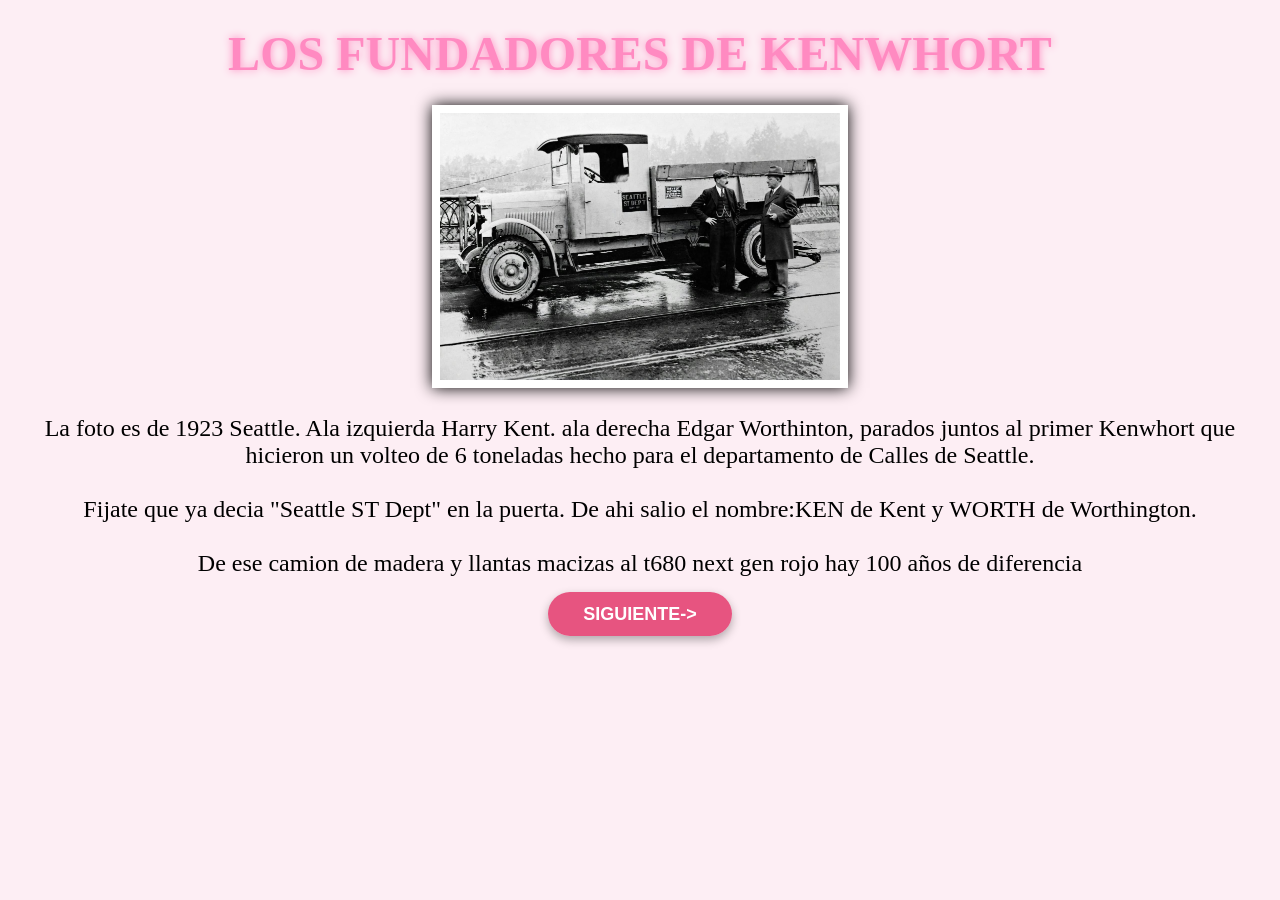
<file: INDEX.HTML>
<html>
<head>
<title>fundadores de kenwhort</title>
</head>

<body>
<body bgcolor="fdeef4">
<center>
<br><b><font size="8" style="color:#ff8ac1;text-shadow:0 0 8px #ff8ac1;">LOS FUNDADORES DE KENWHORT</br></b></font>

<font size="5">
<p align="justify">
<center><img src="fundadores.jpg" width="400" style="border: 8px solid white; box-shadow:0 0 15px black;"></center>
<BR> La foto es de 1923 Seattle. Ala izquierda Harry Kent. ala derecha Edgar Worthinton, parados juntos al primer Kenwhort que hicieron un volteo de 6 toneladas hecho para el departamento de Calles de Seattle.</br>
<br>Fijate que ya decia "Seattle ST Dept" en la puerta. De ahi salio el nombre:KEN de Kent y WORTH de Worthington.</BR>
<br>De ese camion de madera y llantas macizas al t680 next gen rojo hay 100 años de diferencia</br>
<center>
<br>
<a href="next gen.html" style="background: #e75480;
color:white;
padding: 12px 35px;
text-decoration: none;
border-radius: 30px;
font-weight: bold;
font-family: Arial;
font-size: 18px;
box-shadow: 0 4px 10px rgba(0,0,0,0.3);">
SIGUIENTE-></a>
<BR></BR>
</center>
</center>
</body>
</html>
</file>
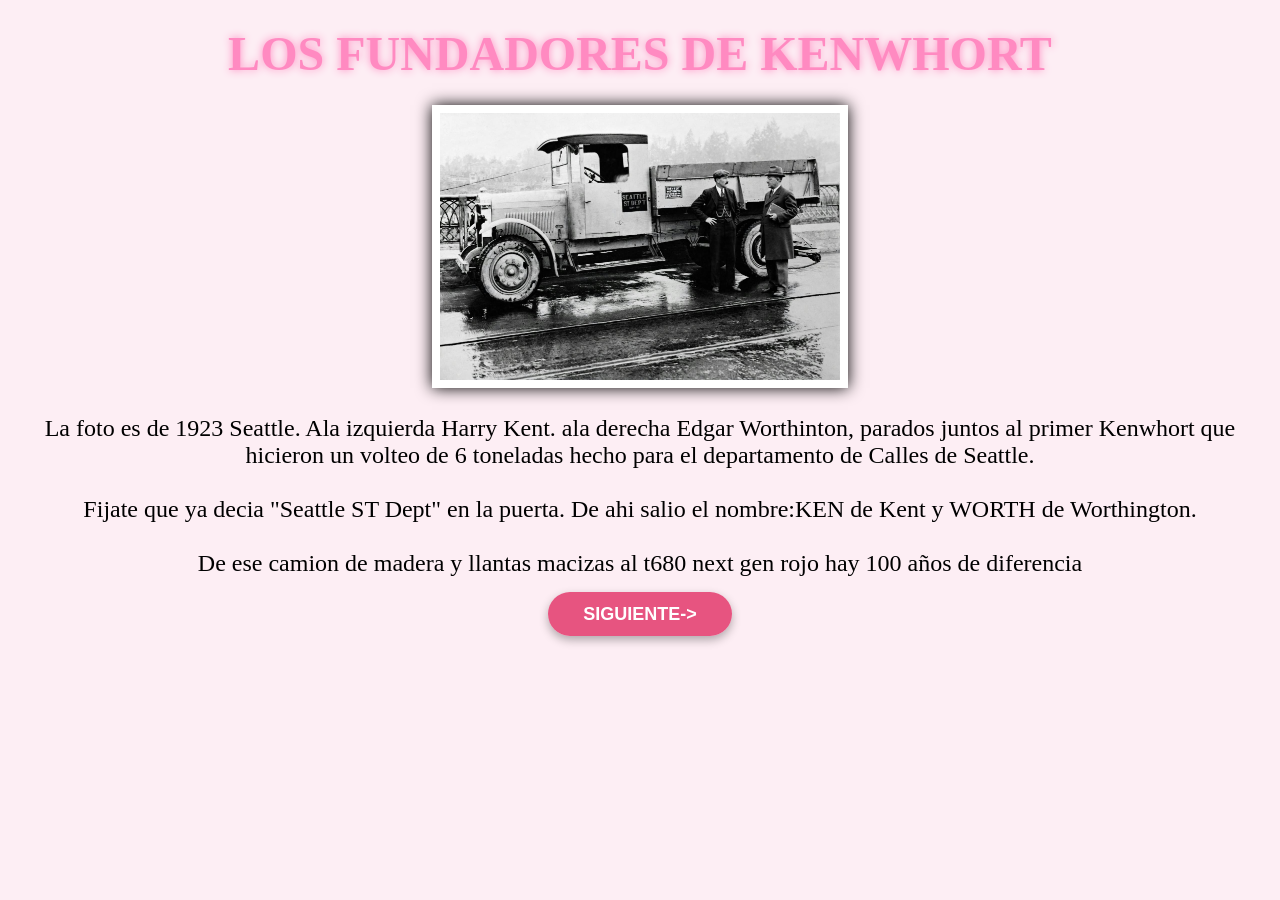
<file: index.html>
<html>
<head>
<title>fundadores de kenwhort</title>
</head>

<body>
<body bgcolor="fdeef4">
<center>
<br><b><font size="8" style="color:#ff8ac1;text-shadow:0 0 8px #ff8ac1;">LOS FUNDADORES DE KENWHORT</br></b></font>

<font size="5">
<p align="justify">
<center><img src="fundadores.jpg" width="400" style="border: 8px solid white; box-shadow:0 0 15px black;"></center>
<BR> La foto es de 1923 Seattle. Ala izquierda Harry Kent. ala derecha Edgar Worthinton, parados juntos al primer Kenwhort que hicieron un volteo de 6 toneladas hecho para el departamento de Calles de Seattle.</br>
<br>Fijate que ya decia "Seattle ST Dept" en la puerta. De ahi salio el nombre:KEN de Kent y WORTH de Worthington.</BR>
<br>De ese camion de madera y llantas macizas al t680 next gen rojo hay 100 años de diferencia</br>
<center>
<br>
<a href="next gen.html" style="background: #e75480;
color:white;
padding: 12px 35px;
text-decoration: none;
border-radius: 30px;
font-weight: bold;
font-family: Arial;
font-size: 18px;
box-shadow: 0 4px 10px rgba(0,0,0,0.3);">
SIGUIENTE-></a>
<BR></BR>
</center>
</center>
</body>
</html>
</file>
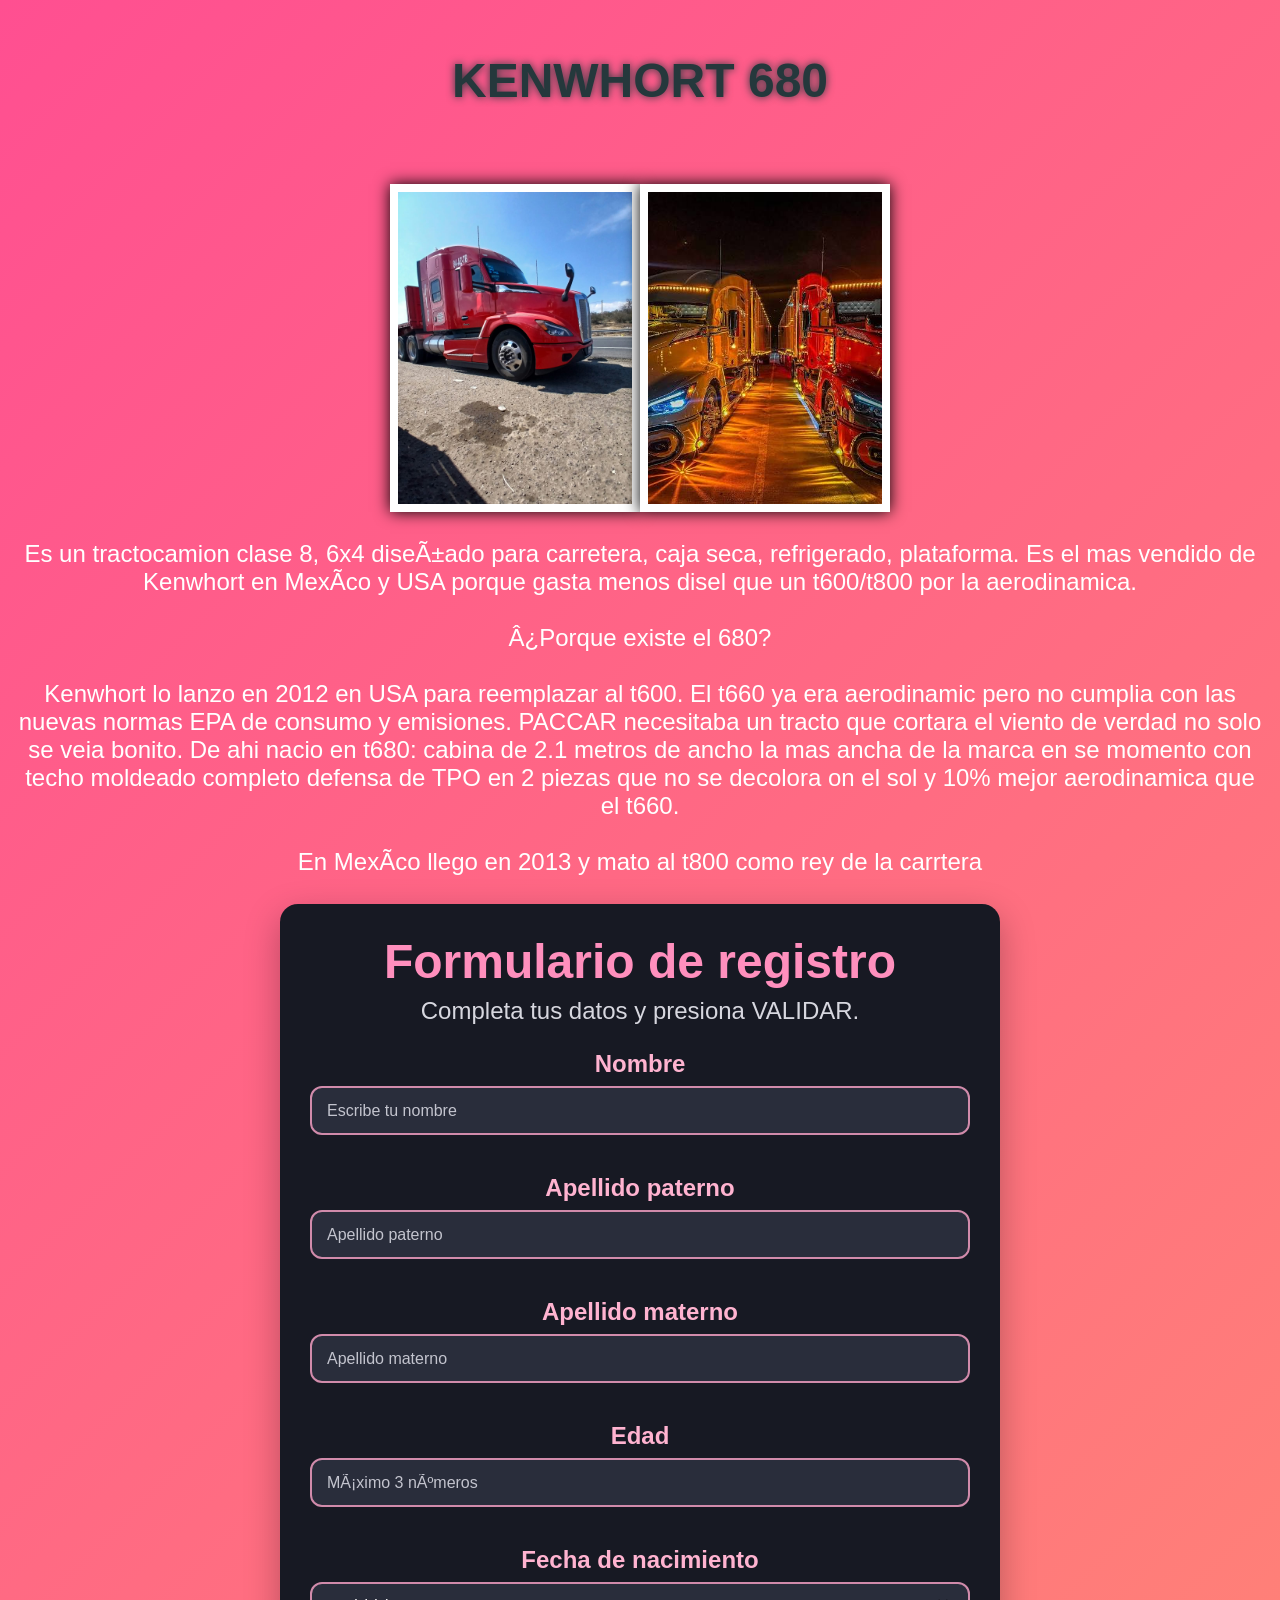
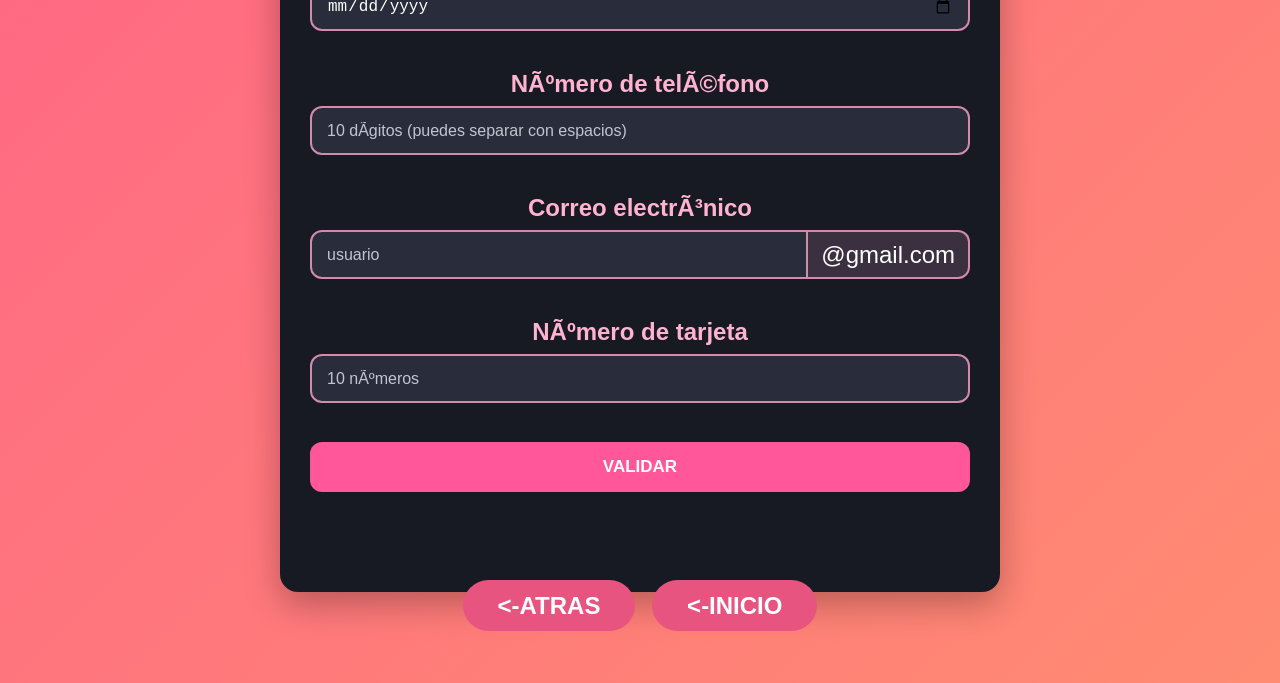
<file: 680.HTML>
<html>
<head>
<title>KENWHORT 680</title>
</head>

<body>
<body bgcolor="addce3">
<center>
<br><b><font size="8" style="color:#25383c;text-shadow:0 0 8px #25383c;">KENWHORT 680</br></b></font>

<font size="5">
<p align="justify">
<br><center><img src="680.jpg"  width="250" style="border: 8px solid white; box-shadow:0 0 15px black;"><img src="680KM.jpg" width="250" style="border: 8px solid white; box-shadow:0 0 15px black;"></br>

<br>Es un tractocamion clase 8, 6x4 diseñado para carretera, caja seca, refrigerado, plataforma. Es el mas vendido de Kenwhort en Mexíco y USA porque gasta menos disel que un t600/t800 por la aerodinamica.</br>
<br>¿Porque existe el 680?</br>
<br>Kenwhort lo lanzo en 2012 en USA para reemplazar al t600. El t660 ya era aerodinamic pero no cumplia con las nuevas normas EPA de consumo y emisiones. PACCAR necesitaba un tracto que  cortara el viento de verdad no solo se veia bonito. De ahi nacio en t680: cabina de 2.1 metros de ancho la mas ancha de la marca en se momento con techo moldeado completo defensa de TPO en 2 piezas que no se decolora on el sol y 10% mejor aerodinamica que el t660.</br>
<BR>En Mexíco llego en 2013 y mato al t800 como rey de la carrtera</BR>
<center><br>
<!DOCTYPE html>
<html lang="es">
<head>
  <meta charset="UTF-8">
  <meta name="viewport" content="width=device-width, initial-scale=1.0">
  <title>Formulario de registro</title>
  <link rel="stylesheet" href="estilos.css">
</head>
<body>
  <main class="contenedor">
    <h1>Formulario de registro</h1>
    <p class="intro">Completa tus datos y presiona VALIDAR.</p>

    <form id="formulario" novalidate>
      <div class="campo">
        <label for="nombre">Nombre</label>
        <input id="nombre" name="nombre" type="text" maxlength="100"
               placeholder="Escribe tu nombre" autocomplete="given-name">
        <small class="error"></small>
      </div>

      <div class="campo">
        <label for="paterno">Apellido paterno</label>
        <input id="paterno" name="paterno" type="text" maxlength="100"
               placeholder="Apellido paterno" autocomplete="family-name">
        <small class="error"></small>
      </div>

      <div class="campo">
        <label for="materno">Apellido materno</label>
        <input id="materno" name="materno" type="text" maxlength="100"
               placeholder="Apellido materno">
        <small class="error"></small>
      </div>

      <div class="campo">
        <label for="edad">Edad</label>
        <input id="edad" name="edad" type="text" inputmode="numeric"
               maxlength="3" placeholder="Máximo 3 números">
        <small class="error"></small>
      </div>

      <div class="campo">
        <label for="fecha">Fecha de nacimiento</label>
        <input id="fecha" name="fecha" type="date">
        <small class="error"></small>
      </div>

      <div class="campo">
        <label for="telefono">Número de teléfono</label>
        <input id="telefono" name="telefono" type="text" inputmode="numeric"
               placeholder="10 dígitos (puedes separar con espacios)" maxlength="12">
        <small class="error"></small>
      </div>

      <div class="campo">
        <label for="correo">Correo electrónico</label>
        <div class="correo-fijo">
          <input id="correo" name="correo" type="text"
                 placeholder="usuario" autocomplete="email" maxlength="64">
          <span>@gmail.com</span>
        </div>
        <small class="error"></small>
      </div>

      <div class="campo">
        <label for="tarjeta">Número de tarjeta</label>
        <input id="tarjeta" name="tarjeta" type="text" inputmode="numeric"
               maxlength="10" placeholder="10 números">
        <small class="error"></small>
      </div>

      <button type="submit">VALIDAR</button>
      <p id="resultado" role="status" aria-live="polite"></p>
    </form>
  </main>
  <script src="validacion.js"></script>
</body>
</html>

<a href="next gen.html" style="background: #e75480; color:white; padding: 12px 35px; text-decoration: none; border-radius: 30px; font-weight: bold; font-family: Arial;"><-ATRAS</a>
<a href="index.html" style="background: #e75480; color:white; padding: 12px 35px; text-decoration: none; border-radius: 30px; font-weight: bold; font-family: Arial; margin-left: 10px;"><-INICIO</a></BR>

</center>
</br>
</center>
</font>
</body>
</html>
</file>
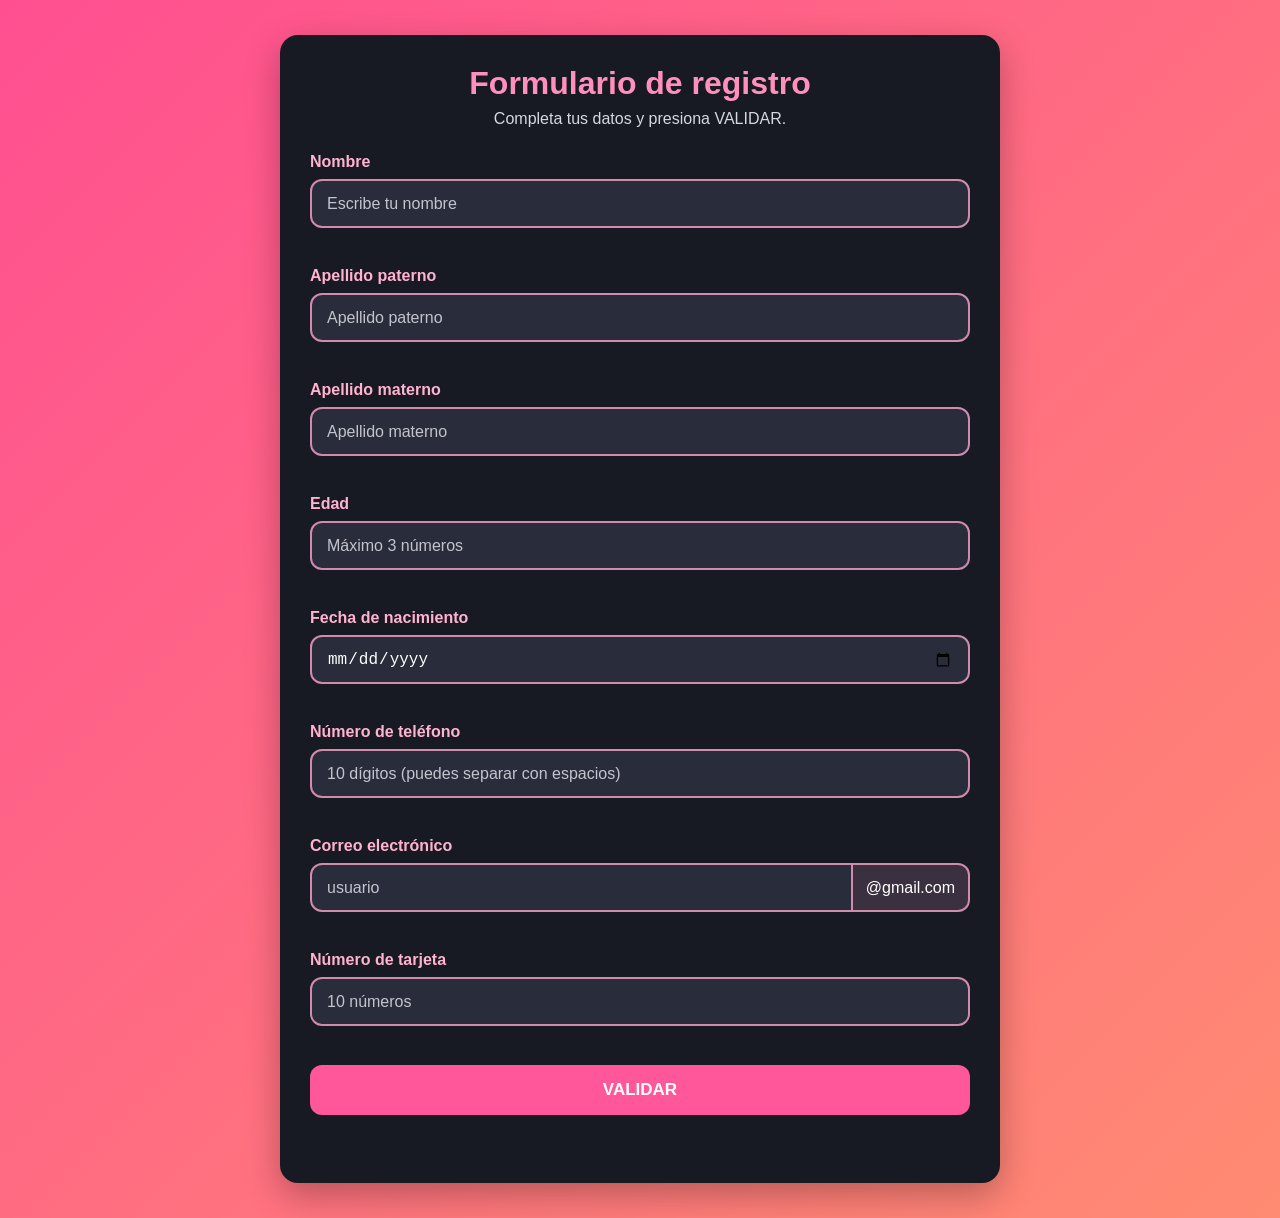
<file: formulario.HTML>
<!DOCTYPE html>
<html lang="es">
<head>
  <meta charset="UTF-8">
  <meta name="viewport" content="width=device-width, initial-scale=1.0">
  <title>Formulario de registro</title>
  <link rel="stylesheet" href="estilos.css">
</head>
<body>
  <main class="contenedor">
    <h1>Formulario de registro</h1>
    <p class="intro">Completa tus datos y presiona VALIDAR.</p>

    <form id="formulario" novalidate>
      <div class="campo">
        <label for="nombre">Nombre</label>
        <input id="nombre" name="nombre" type="text" maxlength="100"
               placeholder="Escribe tu nombre" autocomplete="given-name">
        <small class="error"></small>
      </div>

      <div class="campo">
        <label for="paterno">Apellido paterno</label>
        <input id="paterno" name="paterno" type="text" maxlength="100"
               placeholder="Apellido paterno" autocomplete="family-name">
        <small class="error"></small>
      </div>

      <div class="campo">
        <label for="materno">Apellido materno</label>
        <input id="materno" name="materno" type="text" maxlength="100"
               placeholder="Apellido materno">
        <small class="error"></small>
      </div>

      <div class="campo">
        <label for="edad">Edad</label>
        <input id="edad" name="edad" type="text" inputmode="numeric"
               maxlength="3" placeholder="Máximo 3 números">
        <small class="error"></small>
      </div>

      <div class="campo">
        <label for="fecha">Fecha de nacimiento</label>
        <input id="fecha" name="fecha" type="date">
        <small class="error"></small>
      </div>

      <div class="campo">
        <label for="telefono">Número de teléfono</label>
        <input id="telefono" name="telefono" type="text" inputmode="numeric"
               placeholder="10 dígitos (puedes separar con espacios)" maxlength="12">
        <small class="error"></small>
      </div>

      <div class="campo">
        <label for="correo">Correo electrónico</label>
        <div class="correo-fijo">
          <input id="correo" name="correo" type="text"
                 placeholder="usuario" autocomplete="email" maxlength="64">
          <span>@gmail.com</span>
        </div>
        <small class="error"></small>
      </div>

      <div class="campo">
        <label for="tarjeta">Número de tarjeta</label>
        <input id="tarjeta" name="tarjeta" type="text" inputmode="numeric"
               maxlength="10" placeholder="10 números">
        <small class="error"></small>
      </div>

      <button type="submit">VALIDAR</button>
      <p id="resultado" role="status" aria-live="polite"></p>
    </form>
  </main>
  <script src="validacion.js"></script>
</body>
</html>
</file>
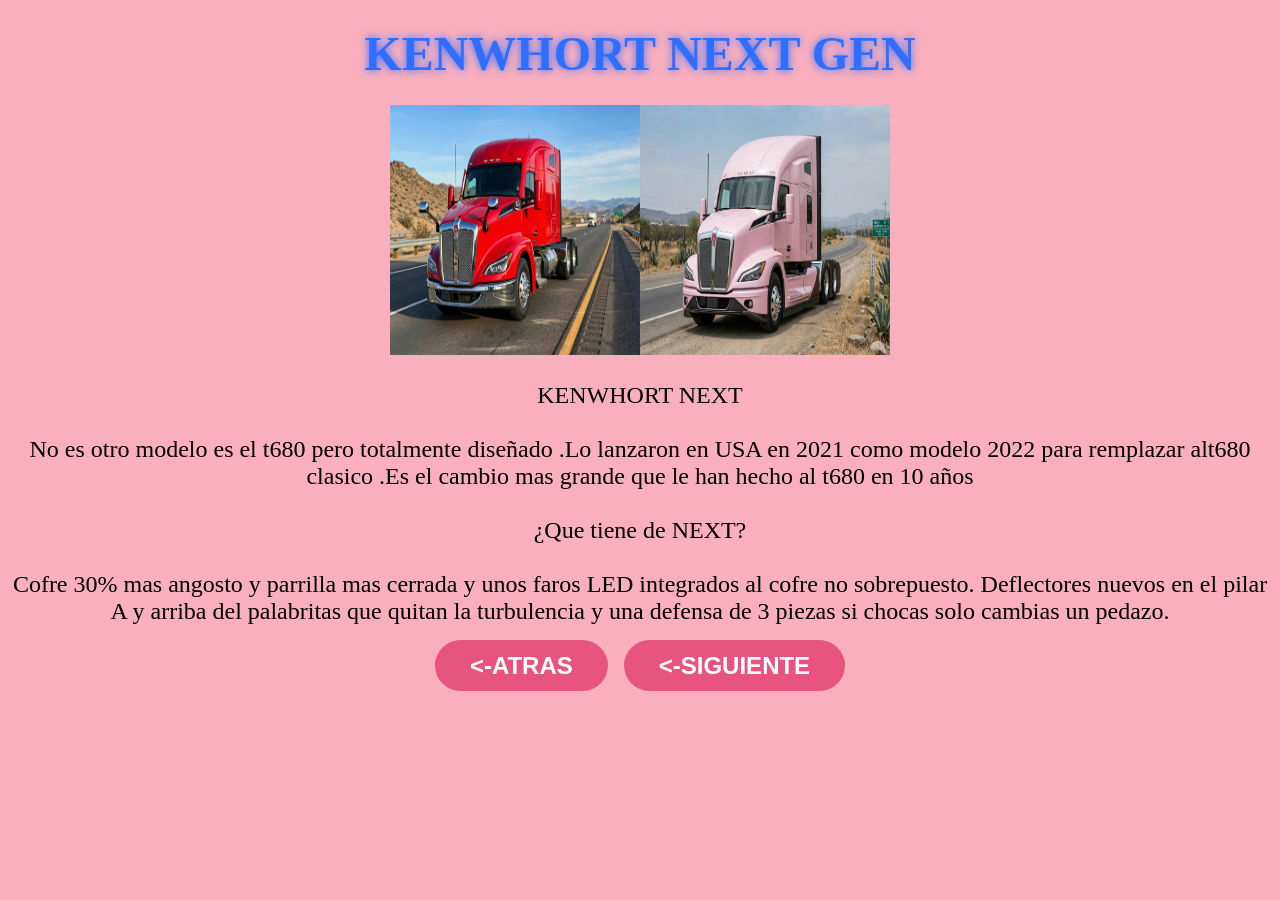
<file: kenwhort  next gen.HTML>
<html>
<head>
<title>kenwhort next gen</title>
</head>

<body>
<body bgcolor="faafbe">
<center>
<br><b><font size="8" style="color:#306eff;text-shadow:0 0 8px #306fff;">KENWHORT NEXT GEN</br></b></font>

<font size="5">
<p align="justify">
<center><img src="next.jpg" height="250" width="250"><img src="rosita.jpg" height="250" width="250"></center>
<BR><FON SIZE="5">KENWHORT NEXT</FON></BR> 
<br>No es otro modelo es el t680 pero totalmente diseñado .Lo lanzaron en USA en 2021 como modelo 2022 para remplazar alt680 clasico .Es el cambio mas grande que le han hecho al t680 en 10 años</br>
<br>¿Que tiene de NEXT?</br>
<br>Cofre 30% mas angosto y parrilla mas cerrada y unos faros LED integrados al cofre no sobrepuesto. Deflectores nuevos en el pilar A y arriba del palabritas que quitan la turbulencia y una defensa de 3 piezas si chocas solo cambias un pedazo.<br>
<center><BR>
<a href="index.html" style="background: #e75480; color:white; padding: 12px 35px; text-decoration: none; border-radius: 30px; font-weight: bold; font-family: Arial;"><-ATRAS</a>
<a href="680.html" style="background: #e75480; color:white; padding: 12px 35px; text-decoration: none; border-radius: 30px; font-weight: bold; font-family: Arial; margin-left: 10px;"><-SIGUIENTE</a></BR>


</center>
</font>
</body>
</html>
</file>
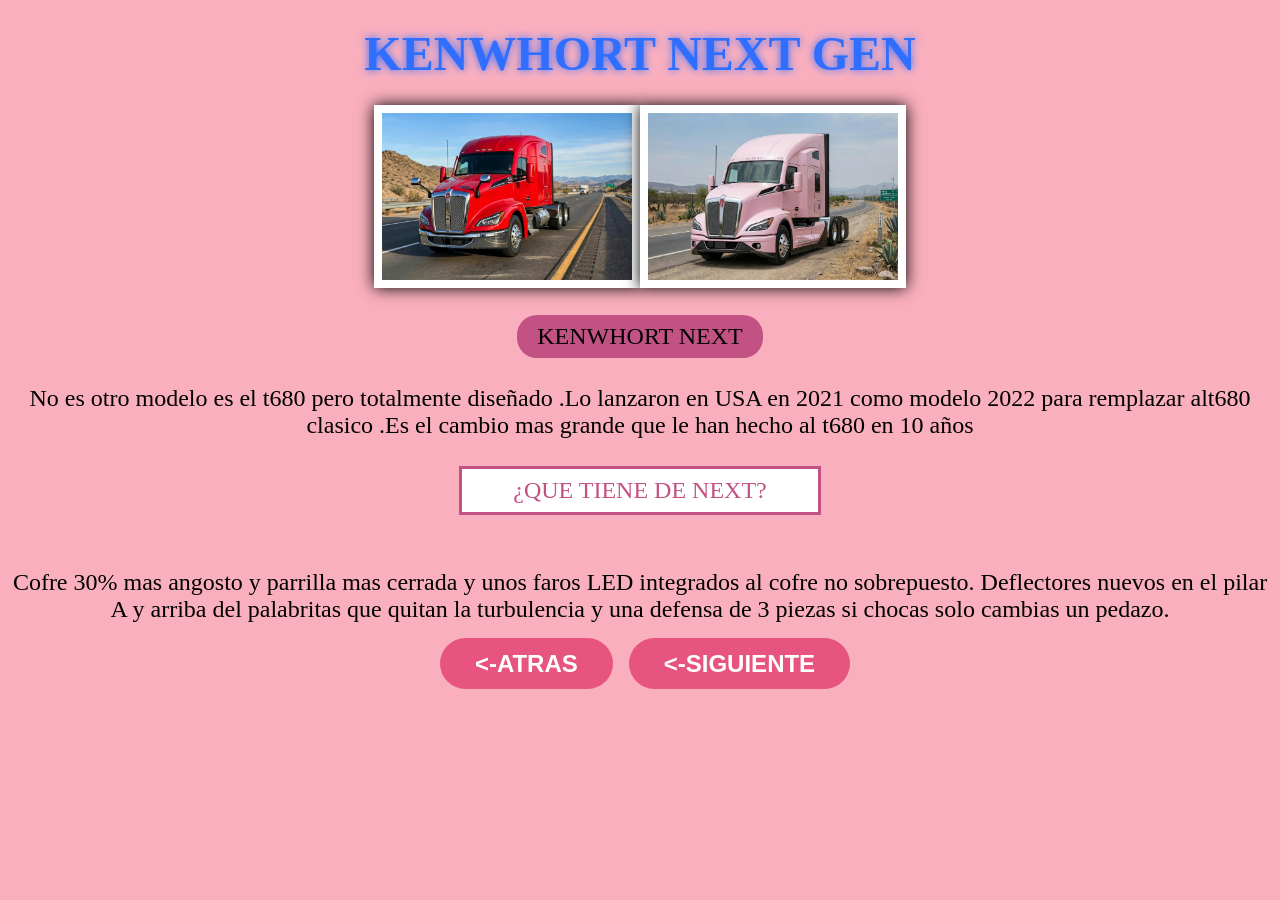
<file: next gen.HTML>
<html>
<head>
<title>kenwhort next gen</title>
</head>

<body>
<body bgcolor="faafbe">
<center>
<br><b><font size="8" style="color:#306eff;text-shadow:0 0 8px #306fff;">KENWHORT NEXT GEN</br></b></font>

<font size="5">
<p align="justify">
<center><img src="next.jpg"  width="250" style="border: 8px solid white; box-shadow:0 0 15px black;"><img src="rosita.jpg"  width="250" style="border: 8px solid white; box-shadow:0 0 15px black;"></center>
<BR><div style="background: #c25283; colo: white; padding: 8px 20px; border-radius: 20px; font-family: Arial black; display: inline-block;">
KENWHORT NEXT</div></BR>
<br>No es otro modelo es el t680 pero totalmente diseñado .Lo lanzaron en USA en 2021 como modelo 2022 para remplazar alt680 clasico .Es el cambio mas grande que le han hecho al t680 en 10 años</br>
<BR><div style="background: white; color: #c25283; width: 25%; padding: 8px 20px; border: 3px solid#c25283; font-family: Arial black; display:  inline-block margin-top:15px;">
¿QUE TIENE DE NEXT?
</div></BR>
<br>Cofre 30% mas angosto y parrilla mas cerrada y unos faros LED integrados al cofre no sobrepuesto. Deflectores nuevos en el pilar A y arriba del palabritas que quitan la turbulencia y una defensa de 3 piezas si chocas solo cambias un pedazo.<br>
<center><BR>

<a href="index.html" style="background: #e75480; color:white; padding: 12px 35px; text-decoration: none; border-radius: 30px; font-weight: bold; font-family: Arial; margin-left: 10px;"><-ATRAS</a>

<a href="680.html" style="background: #e75480; color:white; padding: 12px 35px; text-decoration: none; border-radius: 30px; font-weight: bold; font-family: Arial; margin-left: 10px;"><-SIGUIENTE</a></BR>



</center>
</font>
</body>
</html>
</file>
<file: estilos.css>
* {
  box-sizing: border-box;
}

body {
  margin: 0;
  min-height: 100vh;
  padding: 35px 16px;
  display: flex;
  justify-content: center;
  align-items: flex-start;
  font-family: Arial, Helvetica, sans-serif;
  background: linear-gradient(135deg, #ff4f91, #ff8b72);
  color: #fff;
}

.contenedor {
  width: 100%;
  max-width: 720px;
  padding: 30px;
  border-radius: 18px;
  background: #171923;
  box-shadow: 0 12px 35px rgba(0, 0, 0, .28);
}

h1 {
  margin: 0 0 8px;
  text-align: center;
  color: #ff8fbd;
}

.intro {
  margin: 0 0 25px;
  text-align: center;
  color: #d7d7df;
}

.campo {
  margin-bottom: 17px;
}

label {
  display: block;
  margin: 0 0 8px;
  font-weight: bold;
  color: #ffb3d0;
}

input {
  width: 100%;
  min-height: 49px;
  padding: 12px 15px;
  border: 2px solid #d18bab;
  border-radius: 12px;
  outline: none;
  background: #292d3b;
  color: #fff;
  font-size: 16px;
}

input::placeholder {
  color: #c3c4ce;
}

input:focus {
  border-color: #ff72aa;
  box-shadow: 0 0 0 3px rgba(255, 114, 170, .15);
}

input.invalido {
  border-color: #ff4545;
  background: #3a2029;
}

input.valido {
  border-color: #42d99a;
}

.correo-fijo {
  display: flex;
  align-items: center;
  gap: 0;
}

.correo-fijo input {
  border-radius: 12px 0 0 12px;
  min-width: 0;
}

.correo-fijo span {
  min-height: 49px;
  display: flex;
  align-items: center;
  padding: 0 13px;
  border: 2px solid #d18bab;
  border-left: 0;
  border-radius: 0 12px 12px 0;
  background: #3b3040;
  color: #fff;
  white-space: nowrap;
}

.error {
  display: block;
  min-height: 17px;
  margin-top: 5px;
  color: #ff7777;
  font-size: 13px;
}

button {
  width: 100%;
  padding: 15px;
  border: 0;
  border-radius: 12px;
  background: #ff5799;
  color: white;
  font-size: 17px;
  font-weight: bold;
  cursor: pointer;
  transition: .2s;
}

button:hover {
  background: #e83d81;
  transform: translateY(-1px);
}

#resultado {
  min-height: 22px;
  margin-bottom: 0;
  text-align: center;
  font-weight: bold;
}

#resultado.exito {
  color: #55e6a5;
}

#resultado.fallo {
  color: #ff7777;
}

@media (max-width: 520px) {
  .contenedor {
    padding: 22px 17px;
  }

  h1 {
    font-size: 23px;
  }

  .correo-fijo span {
    padding: 0 8px;
    font-size: 14px;
  }
}
</file>
